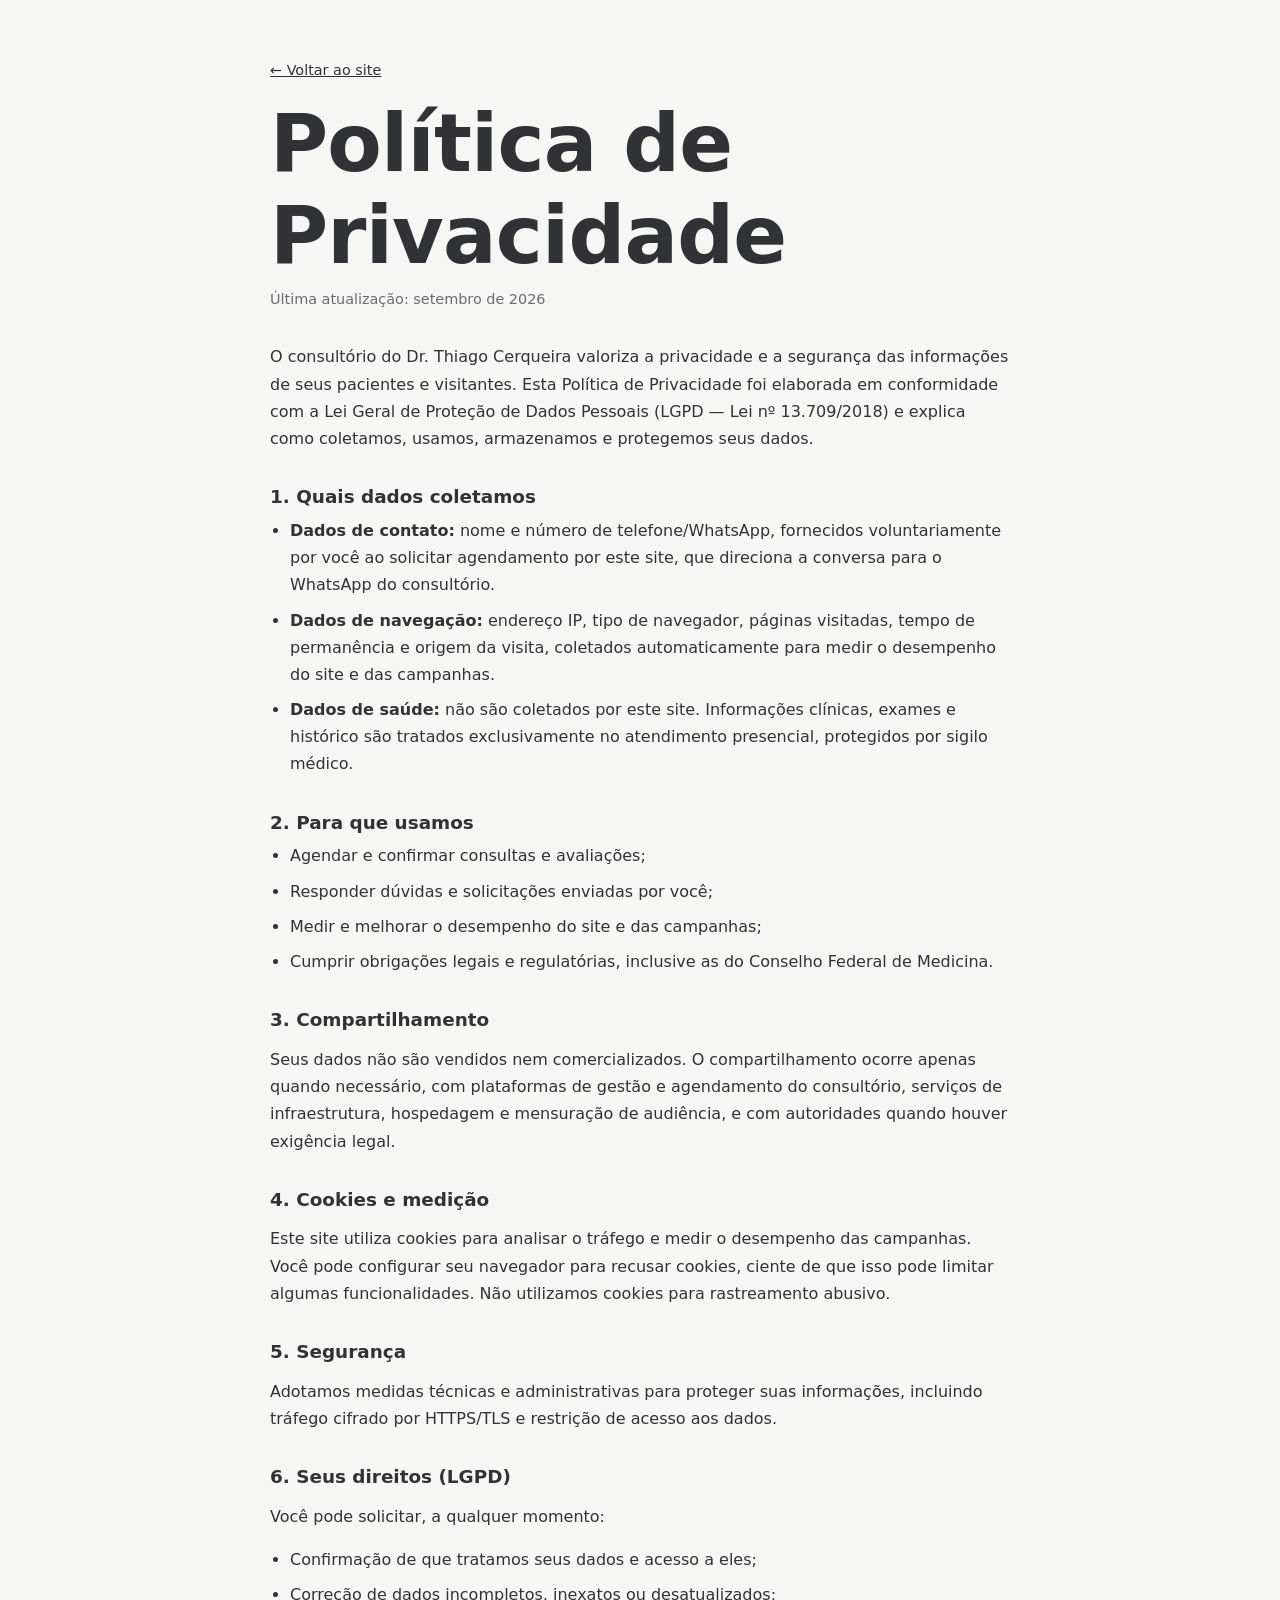
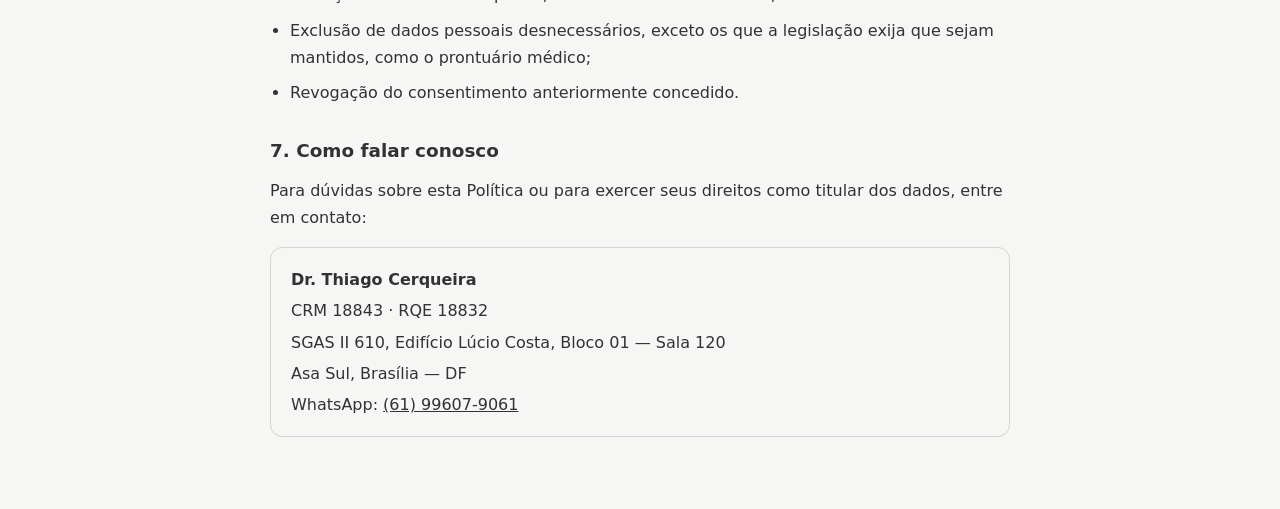
<file: politica-de-privacidade/index.html>
<!doctype html>
<html lang="pt-BR">
  <head>
    <script>window.dataLayer=window.dataLayer||[];function gtag(){dataLayer.push(arguments);}gtag('consent','default',{ad_storage:'granted',ad_user_data:'granted',ad_personalization:'granted',analytics_storage:'granted',functionality_storage:'granted',personalization_storage:'granted',security_storage:'granted'});gtag('set','url_passthrough',true);</script>
<script>(function(w,d,s,l,i){w[l]=w[l]||[];w[l].push({'gtm.start':
    new Date().getTime(),event:'gtm.js'});var f=d.getElementsByTagName(s)[0],
    j=d.createElement(s),dl=l!='dataLayer'?'&l='+l:'';j.async=true;j.src=
    'https://www.googletagmanager.com/gtm.js?id='+i+dl;f.parentNode.insertBefore(j,f);
    })(window,document,'script','dataLayer','GTM-NLWCWSRM');</script>
    <meta charset="utf-8">
    <meta name="viewport" content="width=device-width, initial-scale=1">
    <meta name="robots" content="index, follow">
    <title>Política de Privacidade | Dr. Thiago Cerqueira</title>
    <meta name="description" content="Política de Privacidade do consultório do Dr. Thiago Cerqueira, em conformidade com a LGPD (Lei nº 13.709/2018).">
    <link rel="canonical" href="https://www.drthiagotratamentodador.com.br/politica-de-privacidade/">
    <link rel="icon" href="../favicon.ico">
    <link rel="stylesheet" href="../styles.css?v=20260713-regioes-1">
    <style>
      .legal{max-width:780px;margin:0 auto;padding:56px 20px 72px;line-height:1.7}
      .legal a.voltar{display:inline-block;margin-bottom:16px;font-size:.9rem}
      .legal h1{margin:0 0 6px;line-height:1.15}
      .legal .atualizacao{margin:0 0 32px;opacity:.7;font-size:.9rem}
      .legal h2{margin:36px 0 10px;font-size:1.15rem}
      .legal ul{margin:10px 0 0;padding-left:20px}
      .legal li{margin-bottom:8px}
      .legal .contato{margin-top:14px;padding:18px 20px;border:1px solid rgba(0,0,0,.14);border-radius:12px}
      .legal .contato p{margin:0 0 4px}
      .legal .contato p:last-child{margin-bottom:0}
    </style>
  </head>
  <body>
    <noscript><iframe src="https://www.googletagmanager.com/ns.html?id=GTM-NLWCWSRM" height="0" width="0" style="display:none;visibility:hidden"></iframe></noscript>

    <main class="legal">
      <a class="voltar" href="/">← Voltar ao site</a>
      <h1>Política de Privacidade</h1>
      <p class="atualizacao">Última atualização: setembro de 2026</p>

      <p>O consultório do Dr. Thiago Cerqueira valoriza a privacidade e a segurança das informações de seus pacientes e visitantes. Esta Política de Privacidade foi elaborada em conformidade com a Lei Geral de Proteção de Dados Pessoais (LGPD — Lei nº 13.709/2018) e explica como coletamos, usamos, armazenamos e protegemos seus dados.</p>

      <h2>1. Quais dados coletamos</h2>
      <ul>
        <li><strong>Dados de contato:</strong> nome e número de telefone/WhatsApp, fornecidos voluntariamente por você ao solicitar agendamento por este site, que direciona a conversa para o WhatsApp do consultório.</li>
        <li><strong>Dados de navegação:</strong> endereço IP, tipo de navegador, páginas visitadas, tempo de permanência e origem da visita, coletados automaticamente para medir o desempenho do site e das campanhas.</li>
        <li><strong>Dados de saúde:</strong> não são coletados por este site. Informações clínicas, exames e histórico são tratados exclusivamente no atendimento presencial, protegidos por sigilo médico.</li>
      </ul>

      <h2>2. Para que usamos</h2>
      <ul>
        <li>Agendar e confirmar consultas e avaliações;</li>
        <li>Responder dúvidas e solicitações enviadas por você;</li>
        <li>Medir e melhorar o desempenho do site e das campanhas;</li>
        <li>Cumprir obrigações legais e regulatórias, inclusive as do Conselho Federal de Medicina.</li>
      </ul>

      <h2>3. Compartilhamento</h2>
      <p>Seus dados não são vendidos nem comercializados. O compartilhamento ocorre apenas quando necessário, com plataformas de gestão e agendamento do consultório, serviços de infraestrutura, hospedagem e mensuração de audiência, e com autoridades quando houver exigência legal.</p>

      <h2>4. Cookies e medição</h2>
      <p>Este site utiliza cookies para analisar o tráfego e medir o desempenho das campanhas. Você pode configurar seu navegador para recusar cookies, ciente de que isso pode limitar algumas funcionalidades. Não utilizamos cookies para rastreamento abusivo.</p>

      <h2>5. Segurança</h2>
      <p>Adotamos medidas técnicas e administrativas para proteger suas informações, incluindo tráfego cifrado por HTTPS/TLS e restrição de acesso aos dados.</p>

      <h2>6. Seus direitos (LGPD)</h2>
      <p>Você pode solicitar, a qualquer momento:</p>
      <ul>
        <li>Confirmação de que tratamos seus dados e acesso a eles;</li>
        <li>Correção de dados incompletos, inexatos ou desatualizados;</li>
        <li>Exclusão de dados pessoais desnecessários, exceto os que a legislação exija que sejam mantidos, como o prontuário médico;</li>
        <li>Revogação do consentimento anteriormente concedido.</li>
      </ul>

      <h2>7. Como falar conosco</h2>
      <p>Para dúvidas sobre esta Política ou para exercer seus direitos como titular dos dados, entre em contato:</p>
      <div class="contato">
        <p><strong>Dr. Thiago Cerqueira</strong></p>
        <p>CRM 18843 · RQE 18832</p>
        <p>SGAS II 610, Edifício Lúcio Costa, Bloco 01 — Sala 120</p>
        <p>Asa Sul, Brasília — DF</p>
        <p>WhatsApp: <a href="https://wa.me/5561996079061">(61) 99607-9061</a></p>
      </div>
    </main>
</body>
</html>
</file>
<file: styles.css>
:root {
  --ink: #303235;
  --muted: #666c6e;
  --line: #d8ddda;
  --paper: #f6f7f5;
  --white: #ffffff;
  --deep: #262f31;
  --teal: #53686a;
  --teal-soft: #e5e9e7;
  --gold: #8d9895;
  --clay: #798582;
  --icon-blue: #527d8f;
  --icon-green: #6e8f71;
  --icon-gold: #b4863f;
  --icon-rust: #b2694f;
  --accent: #d7a447;
  --accent-dark: #b77b24;
  --accent-soft: #f5e4bd;
  --shadow: 0 18px 45px rgba(48, 50, 53, 0.12);
  --radius: 8px;
  --container: min(1120px, calc(100vw - 40px));
}

* {
  box-sizing: border-box;
}

html {
  scroll-behavior: smooth;
}

body {
  margin: 0;
  font-family: Inter, ui-sans-serif, system-ui, -apple-system, BlinkMacSystemFont, "Segoe UI", sans-serif;
  color: var(--ink);
  background: var(--paper);
  line-height: 1.55;
  overflow-x: hidden;
}

img {
  display: block;
  max-width: 100%;
}

a {
  color: inherit;
}

.icon-sprite {
  position: absolute;
  width: 0;
  height: 0;
  overflow: hidden;
}

.container {
  width: var(--container);
  margin: 0 auto;
}

.site-header {
  position: sticky;
  top: 0;
  z-index: 20;
  display: flex;
  align-items: center;
  justify-content: space-between;
  gap: 24px;
  min-height: 78px;
  padding: 12px max(20px, calc((100vw - 1120px) / 2));
  background: rgba(246, 247, 245, 0.94);
  border-bottom: 1px solid rgba(216, 221, 218, 0.82);
  backdrop-filter: blur(16px);
}

.brand {
  display: inline-flex;
  align-items: center;
  text-decoration: none;
  min-width: 260px;
}

.brand img {
  width: 214px;
  height: auto;
}

.nav {
  display: flex;
  align-items: center;
  justify-content: center;
  gap: 26px;
  color: #3d4a4e;
  font-size: 0.93rem;
  font-weight: 760;
}

.nav a {
  text-decoration: none;
}

.nav a:hover {
  color: var(--teal);
}

.header-cta,
.btn {
  display: inline-flex;
  align-items: center;
  justify-content: center;
  gap: 9px;
  min-height: 46px;
  padding: 0 18px;
  border: 1px solid transparent;
  border-radius: var(--radius);
  font-weight: 750;
  text-decoration: none;
  white-space: nowrap;
}

.header-cta {
  color: var(--deep);
  background: var(--accent);
  font-weight: 820;
  box-shadow: 0 14px 30px rgba(183, 123, 36, 0.28);
}

.btn svg,
.header-cta svg {
  width: 18px;
  height: 18px;
  stroke-width: 2.2;
}

.btn-outline svg {
  color: currentColor;
}

.btn-primary {
  color: var(--deep);
  background: var(--accent);
  box-shadow: 0 14px 30px rgba(183, 123, 36, 0.28);
}

.btn-primary:hover,
.header-cta:hover {
  background: var(--accent-dark);
  color: var(--white);
}

.btn-ghost {
  color: var(--white);
  border-color: rgba(255, 255, 255, 0.32);
  background: rgba(255, 255, 255, 0.1);
}

.btn-convenios {
  color: var(--deep);
  border-color: rgba(215, 164, 71, 0.95);
  background: rgba(255, 255, 255, 0.96);
  box-shadow: 0 16px 34px rgba(0, 0, 0, 0.22), 0 0 0 3px rgba(215, 164, 71, 0.16);
}

.btn-convenios:hover {
  color: var(--deep);
  background: var(--accent);
}

.btn-outline {
  color: var(--deep);
  border-color: var(--line);
  background: var(--white);
}

.section {
  padding: 92px 0;
}

.section-dark {
  color: var(--white);
  background: var(--deep);
}

.hero {
  position: relative;
  min-height: 720px;
  display: grid;
  align-items: center;
  overflow: hidden;
}

.hero-media {
  position: absolute;
  inset: 0;
}

.hero-media::after {
  position: absolute;
  inset: 0;
  content: "";
  background:
    linear-gradient(90deg, rgba(38, 47, 49, 0.98) 0%, rgba(38, 47, 49, 0.88) 36%, rgba(38, 47, 49, 0.12) 66%, rgba(38, 47, 49, 0) 100%),
    linear-gradient(0deg, rgba(38, 47, 49, 0.34), rgba(38, 47, 49, 0));
}

.hero-media img {
  width: 100%;
  height: 100%;
  object-fit: cover;
  object-position: center right;
}

.hero-mobile-photo {
  display: none;
}

.hero-grid {
  position: relative;
  display: grid;
  grid-template-columns: minmax(0, 800px);
  gap: 54px;
  align-items: end;
  padding: 96px 0 70px;
}

.hero-copy,
.hero-panel,
.about-copy,
.treatment-note,
.treatment-list article,
.process-steps article {
  min-width: 0;
}

.eyebrow {
  margin: 0 0 14px;
  color: var(--gold);
  font-size: 0.78rem;
  font-weight: 800;
  letter-spacing: 0;
  line-height: 1.25;
  text-transform: uppercase;
  overflow-wrap: anywhere;
}

h1,
h2,
h3,
p {
  overflow-wrap: break-word;
}

h1 {
  max-width: 780px;
  margin: 0;
  font-size: clamp(3.1rem, 6.2vw, 6rem);
  line-height: 0.98;
  letter-spacing: -0.01em;
}

h2 {
  margin: 0;
  font-size: clamp(2rem, 3.8vw, 3.6rem);
  line-height: 1.02;
  letter-spacing: 0;
}

h3 {
  margin: 0 0 8px;
  font-size: 1.08rem;
  line-height: 1.25;
  letter-spacing: 0;
}

.hero-lead {
  max-width: 590px;
  margin: 28px 0 0;
  color: rgba(255, 255, 255, 0.82);
  font-size: 1.18rem;
}

.hero-actions,
.inline-actions {
  display: flex;
  flex-wrap: wrap;
  gap: 12px;
  margin-top: 32px;
}

.microcopy {
  margin: 16px 0 0;
  color: rgba(255, 255, 255, 0.66);
  font-size: 0.92rem;
}

.hero-panel {
  position: relative;
  padding: 22px;
  border: 1px solid rgba(255, 255, 255, 0.18);
  border-radius: var(--radius);
  background: rgba(32, 39, 41, 0.76);
  box-shadow: 0 28px 70px rgba(0, 0, 0, 0.22);
  backdrop-filter: blur(12px);
}

.hero-panel::after {
  position: absolute;
  inset: 14px;
  content: "";
  border: 1px solid rgba(197,154,74,.24);
  border-radius: var(--radius);
  pointer-events: none;
}

.credential {
  display: grid;
  grid-template-columns: 84px 1fr;
  gap: 16px;
  align-items: center;
  padding-bottom: 20px;
  border-bottom: 1px solid rgba(255, 255, 255, 0.18);
}

.credential span {
  display: grid;
  height: 84px;
  place-items: center;
  border-radius: var(--radius);
  color: var(--deep);
  background: var(--gold);
  font-size: 2.2rem;
  font-weight: 900;
}

.credential p {
  margin: 0;
  color: rgba(255, 255, 255, 0.82);
}

.hero-list,
.location-list {
  display: grid;
  gap: 14px;
  padding: 0;
  margin: 20px 0 0;
  list-style: none;
}

.hero-list li,
.location-list li {
  display: grid;
  grid-template-columns: 34px 1fr;
  gap: 10px;
  align-items: start;
}

.hero-list svg,
.location-list svg {
  width: 20px;
  height: 20px;
  color: var(--teal);
  stroke-width: 2.2;
}

.quick-proof {
  position: relative;
  z-index: 2;
  margin-top: -42px;
}

.proof-grid {
  display: grid;
  grid-template-columns: 1fr;
  gap: 0;
  overflow: hidden;
  border: 1px solid var(--line);
  border-radius: var(--radius);
  background: var(--white);
  box-shadow: var(--shadow);
}

.proof-grid article {
  display: grid;
  grid-template-columns: 56px minmax(180px, .45fr) 1fr;
  gap: 20px;
  align-items: center;
  min-height: auto;
  padding: 22px 28px;
  border-bottom: 1px solid var(--line);
  background: var(--white);
}

.proof-grid article:last-child {
  border-bottom: 0;
}

.proof-grid svg,
.about-alert svg {
  width: 36px;
  height: 36px;
  color: var(--teal);
  stroke-width: 2;
}

.treatment-list svg,
.concern-grid svg,
.concern-grid .custom-icon {
  width: 32px;
  height: 32px;
  padding: 7px;
  border-radius: 9px;
  color: var(--white);
  fill: rgba(255, 255, 255, 0.22);
  stroke-width: 2.35;
  background: linear-gradient(135deg, var(--teal), #7e9a9d);
  box-shadow: inset 0 -8px 18px rgba(0, 0, 0, 0.12), 0 8px 18px rgba(48, 50, 53, 0.1);
}

.treatment-list article:nth-child(1) svg,
.concern-grid span:nth-child(1) svg {
  background: linear-gradient(135deg, var(--icon-blue), #86b8c8);
}

.treatment-list article:nth-child(2) svg,
.concern-grid span:nth-child(2) svg {
  background: linear-gradient(135deg, var(--icon-green), #a1b879);
}

.treatment-list article:nth-child(3) svg,
.concern-grid span:nth-child(3) svg {
  background: linear-gradient(135deg, var(--icon-gold), #d9b36a);
}

.treatment-list article:nth-child(4) svg,
.concern-grid span:nth-child(4) svg {
  background: linear-gradient(135deg, var(--icon-rust), #d99076);
}

.proof-grid h2 {
  margin: 0;
  font-size: 1.15rem;
  line-height: 1.22;
}

.proof-grid p {
  margin: 0;
}

.proof-grid p,
.section-copy p,
.section-heading p,
.treatment-list p,
.treatment-note p,
.process-steps p,
.about-copy p,
.faq-list p,
.final-cta p,
.site-footer p,
.location-list {
  color: var(--muted);
}

.two-column,
.faq-grid,
.location-grid,
.final-grid {
  display: grid;
  grid-template-columns: 0.9fr 1.1fr;
  gap: 56px;
  align-items: start;
}

.problem .two-column {
  grid-template-columns: 1fr;
  gap: 28px;
  max-width: 920px;
}

.problem h2 {
  max-width: 780px;
}

.problem .section-copy {
  max-width: 760px;
}

.section-copy p:first-child {
  margin-top: 0;
}

.section-cta {
  display: flex;
  justify-content: center;
  margin-top: 34px;
}

.convenios-section {
  background:
    radial-gradient(circle at top right, rgba(215, 164, 71, 0.16), transparent 34%),
    #edf1ef;
}

.convenios-heading {
  max-width: 820px;
}

.convenios-heading p:last-child {
  margin: 18px 0 0;
  color: var(--muted);
  font-size: 1.04rem;
}

.convenios-card {
  margin-top: 34px;
  padding: 30px;
  border: 1px solid rgba(255, 255, 255, 0.12);
  border-radius: var(--radius);
  color: var(--white);
  background:
    linear-gradient(135deg, rgba(83, 104, 106, 0.22), rgba(32, 39, 41, 0)),
    #202729;
  box-shadow: var(--shadow);
}

.convenios-card-intro {
  display: grid;
  grid-template-columns: 58px 1fr;
  gap: 18px;
  align-items: center;
}

.convenios-card-intro h3 {
  margin-bottom: 4px;
  font-size: 1.35rem;
}

.convenios-card-intro p {
  margin: 0;
  color: rgba(255, 255, 255, 0.68);
}

.convenios-icon {
  display: grid;
  width: 58px;
  height: 58px;
  place-items: center;
  border-radius: 50%;
  color: var(--deep);
  background: var(--accent);
  box-shadow: 0 14px 26px rgba(183, 123, 36, 0.24);
}

.convenios-icon svg {
  width: 28px;
  height: 28px;
  stroke-width: 2.2;
}

.convenios-list {
  display: grid;
  grid-template-columns: repeat(auto-fit, minmax(190px, 1fr));
  gap: 10px;
  margin-top: 26px;
}

.convenio-item {
  display: inline-flex;
  min-height: 44px;
  align-items: center;
  justify-content: center;
  padding: 10px 14px;
  border: 1px solid rgba(255, 255, 255, 0.14);
  border-radius: 999px;
  background: rgba(255, 255, 255, 0.1);
  color: rgba(255, 255, 255, 0.92);
  font-size: 0.9rem;
  font-weight: 760;
  line-height: 1.2;
  text-align: center;
}

.convenios-toggle {
  display: none;
  width: 100%;
  margin-top: 16px;
  color: var(--deep);
  background: var(--accent);
  box-shadow: 0 14px 30px rgba(183, 123, 36, 0.24);
  cursor: pointer;
}

.convenios-toggle:hover {
  color: var(--white);
  background: var(--accent-dark);
}

.convenios-toggle svg {
  width: 18px;
  height: 18px;
  transition: transform 0.2s ease;
}

.convenios-toggle[aria-expanded="true"] svg {
  transform: rotate(180deg);
}

.concern-grid {
  display: grid;
  grid-template-columns: repeat(4, 1fr);
  gap: 14px;
  margin-top: 38px;
}

.concern-grid span {
  display: flex;
  align-items: center;
  gap: 12px;
  min-height: 72px;
  padding: 16px;
  border: 1px solid var(--line);
  border-radius: var(--radius);
  background: var(--white);
  font-weight: 740;
}

.concern-grid svg,
.concern-grid .custom-icon {
  flex: 0 0 auto;
}

.treatment-section {
  background: var(--white);
}

.section-heading {
  max-width: 760px;
  margin-bottom: 42px;
  text-align: center;
}

.section-heading p:not(.eyebrow) {
  max-width: 62ch;
  margin: 18px auto 0;
  font-size: 1.05rem;
}

.treatment-layout {
  display: grid;
  grid-template-columns: 1fr 0.78fr;
  gap: 28px;
  align-items: stretch;
}

.treatment-list {
  display: grid;
  gap: 12px;
}

.treatment-list article {
  display: grid;
  grid-template-columns: 46px 1fr;
  gap: 16px;
  min-height: 128px;
  padding: 22px;
  border: 1px solid var(--line);
  border-radius: var(--radius);
  background: #fbfdfc;
}

.treatment-note {
  position: relative;
  display: flex;
  flex-direction: column;
  justify-content: flex-end;
  min-height: 100%;
  padding: 32px;
  border-radius: var(--radius);
  color: var(--white);
  background:
    linear-gradient(180deg, rgba(38, 47, 49, 0.16), rgba(38, 47, 49, 0.92)),
    linear-gradient(90deg, rgba(38, 47, 49, 0.9), rgba(38, 47, 49, 0.26)),
    url("assets/tratamento-dor-card-bg.avif") center / cover no-repeat,
    var(--deep);
  overflow: hidden;
}

.treatment-note h3 {
  position: relative;
  font-size: 2rem;
  line-height: 1.08;
}

.treatment-note p {
  position: relative;
  color: rgba(255, 255, 255, 0.76);
}

.note-cta {
  position: relative;
  align-self: flex-start;
  margin-top: 22px;
}

.process {
  background: #ecefed;
}

.process-steps {
  display: grid;
  grid-template-columns: repeat(2, 1fr);
  gap: 16px;
}

.process-steps article {
  position: relative;
  min-height: 260px;
  padding: 24px;
  border: 1px solid rgba(83, 104, 106, 0.16);
  border-radius: var(--radius);
  background: var(--white);
}

.process-steps span {
  position: absolute;
  top: 20px;
  right: 22px;
  color: rgba(83, 104, 106, 0.18);
  font-size: 2.7rem;
  font-weight: 900;
  line-height: 1;
}

.process-steps svg {
  margin-top: 24px;
  margin-bottom: 16px;
}

.process-steps .process-icon {
  width: 96px;
  height: 96px;
  padding: 0;
  border-radius: 0;
  color: inherit;
  background: transparent;
  fill: initial;
  box-shadow: none;
  stroke-width: initial;
}

.process-steps h3 {
  margin-bottom: 12px;
  font-size: 1.55rem;
  line-height: 1.18;
}

.about-grid {
  display: grid;
  grid-template-columns: 420px 1fr;
  gap: 64px;
  align-items: center;
}

.doctor-photo {
  display: flex;
  flex-direction: column;
  justify-content: end;
  min-height: 520px;
  padding: 30px;
  border-radius: var(--radius);
  color: var(--white);
  background:
    linear-gradient(180deg, rgba(83, 104, 106, 0.02), rgba(38, 47, 49, 0.86)),
    url("assets/dr-thiago-sobre.avif") center / cover no-repeat;
  box-shadow: var(--shadow);
}

.doctor-photo span {
  color: var(--gold);
  font-size: 1rem;
  font-weight: 800;
}

.doctor-photo strong {
  max-width: 280px;
  font-size: 2.4rem;
  line-height: 1;
}

.about-copy p {
  font-size: 1.06rem;
}

.about-alert {
  display: inline-grid;
  grid-template-columns: 28px 1fr;
  gap: 12px;
  align-items: center;
  margin-top: 20px;
  padding: 14px 16px;
  border: 1px solid rgba(141, 152, 149, 0.38);
  border-radius: var(--radius);
  background: #f2f4f2;
  color: #4f5554;
}

.location {
  background: var(--white);
}

.location-grid {
  align-items: center;
}

.map-preview {
  position: relative;
  min-height: 400px;
  overflow: hidden;
  border: 1px solid var(--line);
  border-radius: var(--radius);
  background: #f4f7f5;
  box-shadow: var(--shadow);
}

.map-preview iframe {
  display: block;
  width: 100%;
  height: 100%;
  min-height: 400px;
  border: 0;
}

.map-chip {
  position: absolute;
  bottom: 18px;
  left: 18px;
  display: grid;
  gap: 2px;
  padding: 12px 16px;
  border: 1px solid var(--line);
  border-radius: var(--radius);
  background: rgba(255, 255, 255, 0.96);
  backdrop-filter: blur(6px);
  box-shadow: 0 10px 24px rgba(48, 50, 53, 0.18);
  pointer-events: none;
}

.map-chip strong {
  font-size: 1.05rem;
  color: var(--ink);
}

.map-chip small {
  color: var(--muted);
  font-size: 0.85rem;
}

.testimonials {
  background: #ecefed;
}

.testimonial-heading-copy {
  max-width: none !important;
  white-space: nowrap;
}

.testimonial-carousel {
  position: relative;
  display: grid;
  grid-template-columns: 54px minmax(0, 1fr) 54px;
  gap: 18px;
  align-items: center;
}

.testimonial-track {
  position: relative;
}

.testimonial-card {
  position: relative;
  display: none;
  flex-direction: column;
  justify-content: center;
  min-height: 300px;
  padding: 34px 40px;
  border: 1px solid rgba(83, 104, 106, 0.16);
  border-radius: var(--radius);
  background:
    linear-gradient(135deg, rgba(255, 255, 255, 0.98), rgba(246, 247, 245, 0.96));
  box-shadow: var(--shadow);
  opacity: 0;
  pointer-events: none;
  transform: translateX(16px);
  transition: opacity 0.22s ease, transform 0.22s ease;
}

.testimonial-card.is-active {
  display: flex;
  opacity: 1;
  pointer-events: auto;
  transform: translateX(0);
}

.testimonial-card blockquote {
  margin: 0 0 20px;
  color: var(--ink);
  font-size: clamp(1.05rem, 1.45vw, 1.45rem);
  font-weight: 820;
  line-height: 1.26;
}

.testimonial-card-long blockquote {
  font-size: clamp(0.98rem, 1.05vw, 1.08rem) !important;
  line-height: 1.46 !important;
  font-weight: 760 !important;
}

.testimonial-card p {
  margin: 0;
  font-weight: 820;
}

.testimonial-card span {
  display: block;
  margin-top: 4px;
  color: var(--muted);
  font-size: 0.92rem;
}

.carousel-btn {
  display: grid;
  width: 54px;
  height: 54px;
  place-items: center;
  border: 1px solid rgba(83, 104, 106, 0.18);
  border-radius: 50%;
  color: var(--teal);
  background: var(--white);
  box-shadow: 0 12px 30px rgba(48, 50, 53, 0.12);
  cursor: pointer;
}

.carousel-btn svg {
  width: 24px;
  height: 24px;
  stroke-width: 2.6;
}

.carousel-btn:hover {
  color: var(--white);
  background: var(--teal);
}

.carousel-dots {
  grid-column: 2;
  display: flex;
  justify-content: center;
  gap: 8px;
  margin-top: 8px;
}

.carousel-dots button {
  width: 10px;
  height: 10px;
  padding: 0;
  border: 0;
  border-radius: 50%;
  background: rgba(83, 104, 106, 0.28);
  cursor: pointer;
}

.carousel-dots button.is-active {
  width: 28px;
  border-radius: 999px;
  background: var(--teal);
}

.faq-list {
  display: grid;
  gap: 10px;
}

.faq-list details {
  border: 1px solid var(--line);
  border-radius: var(--radius);
  background: var(--white);
}

.faq-list summary {
  position: relative;
  cursor: pointer;
  padding: 20px 52px 20px 20px;
  font-weight: 780;
  list-style: none;
}

.faq-list summary::-webkit-details-marker {
  display: none;
}

.faq-list summary::after {
  position: absolute;
  top: 50%;
  right: 20px;
  width: 22px;
  height: 22px;
  content: "";
  background:
    linear-gradient(currentColor, currentColor) center/12px 2px no-repeat,
    linear-gradient(currentColor, currentColor) center/2px 12px no-repeat;
  color: var(--teal);
  border-radius: 50%;
  transform: translateY(-50%);
  transition: transform 0.2s ease;
}

.faq-list details[open] summary::after {
  background:
    linear-gradient(currentColor, currentColor) center/12px 2px no-repeat;
  transform: translateY(-50%) rotate(180deg);
}

.faq-list p {
  margin: 0;
  padding: 0 20px 20px;
}

.final-cta {
  position: relative;
  padding: 72px 0;
  overflow: hidden;
  background:
    linear-gradient(90deg, rgba(32, 39, 41, 0.96) 0%, rgba(32, 39, 41, 0.86) 48%, rgba(32, 39, 41, 0.42) 100%),
    url("assets/dr-thiago-apoio.avif") center right / cover no-repeat;
}

.final-cta::before {
  position: absolute;
  inset: 0;
  content: "";
  background: linear-gradient(0deg, rgba(32, 39, 41, 0.18), rgba(32, 39, 41, 0));
  pointer-events: none;
}

.final-grid {
  position: relative;
  grid-template-columns: minmax(0, 1fr) minmax(310px, 430px);
  align-items: center;
}

.final-grid-single {
  max-width: 860px;
  grid-template-columns: minmax(0, 1fr);
  text-align: left;
}

.final-cta h2 {
  max-width: 780px;
}

.final-cta p {
  color: rgba(255, 255, 255, 0.75);
}

.final-copy-action {
  margin-top: 24px;
}

.lead-form {
  display: grid;
  gap: 14px;
  padding: 24px;
  border: 1px solid rgba(204, 163, 75, 0.48);
  border-radius: var(--radius);
  background:
    linear-gradient(145deg, rgba(255, 255, 255, 0.98), rgba(247, 244, 235, 0.96));
  box-shadow: 0 28px 70px rgba(0, 0, 0, 0.34), 0 0 0 6px rgba(204, 163, 75, 0.14);
  color: var(--ink);
}

.form-heading {
  display: grid;
  gap: 6px;
  padding-bottom: 6px;
}

.form-heading strong {
  color: var(--deep);
  font-size: clamp(1.18rem, 2vw, 1.55rem);
  line-height: 1.08;
}

.form-heading span {
  color: var(--muted);
  font-size: 0.94rem;
  line-height: 1.45;
}

.lead-form label {
  display: grid;
  gap: 7px;
  color: var(--deep);
  font-size: .74rem;
  font-weight: 900;
  letter-spacing: .06em;
  text-transform: uppercase;
}

.lead-form input {
  width: 100%;
  min-height: 48px;
  padding: 0 14px;
  border: 1px solid rgba(83, 104, 106, 0.2);
  border-radius: var(--radius);
  outline: 0;
  color: var(--ink);
  background: var(--white);
  font: inherit;
}

.lead-form input::placeholder {
  color: rgba(48, 50, 53, 0.42);
}

.lead-form input:focus {
  border-color: var(--gold);
  box-shadow: 0 0 0 3px rgba(204, 163, 75, 0.22);
}

.lead-form .btn {
  width: 100%;
  min-height: 54px;
  color: var(--deep);
  background: var(--accent);
  box-shadow: 0 16px 30px rgba(183, 123, 36, 0.25);
}

.lead-form .btn:hover {
  color: var(--white);
  background: var(--accent-dark);
}

.regional-hero {
  position: relative;
  min-height: 680px;
  overflow: hidden;
}

.region-hero-grid {
  position: relative;
  z-index: 1;
  display: grid;
  grid-template-columns: minmax(0, 1fr) minmax(280px, 380px);
  gap: 42px;
  align-items: end;
  min-height: 680px;
  padding: 96px 0 86px;
}

.region-hero-card {
  display: grid;
  gap: 14px;
  padding: 26px;
  border: 1px solid rgba(255, 255, 255, 0.18);
  border-radius: var(--radius);
  background: rgba(255, 255, 255, 0.11);
  box-shadow: 0 26px 70px rgba(0, 0, 0, 0.28);
  backdrop-filter: blur(16px);
}

.region-hero-card svg {
  width: 34px;
  height: 34px;
  color: var(--accent);
  stroke-width: 2.3;
}

.region-hero-card strong {
  color: var(--white);
  font-size: clamp(1.25rem, 2vw, 1.7rem);
  line-height: 1.1;
}

.region-hero-card span {
  color: rgba(255, 255, 255, 0.74);
  line-height: 1.58;
}

.regional-section {
  position: relative;
}

.regional-muted {
  background:
    radial-gradient(circle at top right, rgba(215, 164, 71, 0.12), transparent 34%),
    #edf1ef;
}

.regional-card-grid,
.regional-care-grid {
  display: grid;
  gap: 16px;
  margin-top: 34px;
}

.regional-card-grid {
  grid-template-columns: repeat(3, 1fr);
}

.regional-card-grid-compact {
  margin-top: 30px;
}

.regional-care-grid {
  grid-template-columns: repeat(4, 1fr);
}

.regional-card-grid article,
.regional-care-grid article {
  display: grid;
  align-content: start;
  gap: 13px;
  min-height: 220px;
  padding: 24px;
  border: 1px solid rgba(83, 104, 106, 0.13);
  border-radius: var(--radius);
  background: rgba(255, 255, 255, 0.88);
  box-shadow: 0 14px 34px rgba(48, 50, 53, 0.08);
}

.regional-card-grid article svg,
.regional-care-grid article svg {
  width: 30px;
  height: 30px;
  color: var(--teal);
  stroke-width: 2.2;
}

.regional-card-grid article .topic-icon,
.regional-care-grid article .topic-icon {
  display: block;
  width: 32px;
  height: 32px;
  object-fit: contain;
}

.regional-card-grid h3,
.regional-care-grid h3 {
  margin: 0;
  color: var(--deep);
  font-size: 1.05rem;
}

.regional-card-grid p,
.regional-care-grid p {
  margin: 0;
  color: var(--muted);
  font-size: 0.96rem;
  line-height: 1.56;
}

.regional-note {
  margin-top: 34px;
}

.regional-credential {
  display: inline-flex;
  align-items: center;
  gap: 10px;
  max-width: 100%;
  margin-top: 18px;
  padding: 10px 14px;
  border: 1px solid rgba(83, 104, 106, 0.14);
  border-radius: 999px;
  background: #f4f7f5;
  color: var(--deep);
  font-weight: 800;
}

.regional-credential span {
  display: inline-grid;
  flex: 0 0 auto;
  width: 26px;
  height: 26px;
  place-items: center;
  border-radius: 50%;
  color: var(--teal);
  background: rgba(82, 125, 143, 0.12);
}

.regional-credential svg {
  width: 16px;
  height: 16px;
  stroke-width: 2.4;
}

.regional-credential p {
  margin: 0;
  color: var(--deep);
  font-size: 0.92rem;
  letter-spacing: 0.01em;
}

.lead-modal[hidden] {
  display: none;
}

.lead-modal {
  position: fixed;
  inset: 0;
  z-index: 100;
  display: grid;
  place-items: center;
  padding: 24px;
}

.lead-modal-backdrop {
  position: absolute;
  inset: 0;
  background: rgba(17, 24, 26, 0.72);
  backdrop-filter: blur(8px);
}

.lead-modal-dialog {
  position: relative;
  width: min(100%, 460px);
  max-height: calc(100vh - 48px);
  overflow: auto;
}

.lead-modal-dialog .lead-form {
  width: 100%;
}

.lead-modal-dialog .form-heading {
  padding-right: 44px;
}

.modal-close {
  position: absolute;
  top: 14px;
  right: 14px;
  z-index: 2;
  display: grid;
  width: 38px;
  height: 38px;
  place-items: center;
  border: 1px solid rgba(83, 104, 106, 0.18);
  border-radius: 50%;
  color: var(--deep);
  background: rgba(255, 255, 255, 0.9);
  cursor: pointer;
}

.modal-close svg {
  width: 18px;
  height: 18px;
}

.modal-close:hover {
  color: var(--white);
  background: var(--teal);
}

body.modal-open {
  overflow: hidden;
}

.site-footer {
  padding: 28px 0;
  background: #202729;
}

.footer-grid {
  display: flex;
  align-items: center;
  justify-content: space-between;
  gap: 24px;
}

.footer-logo {
  width: 220px;
  height: auto;
}

.site-footer p {
  margin: 0;
  color: rgba(255, 255, 255, 0.68);
  font-size: 0.88rem;
}

@media (max-width: 980px) {
  .nav {
    display: none;
  }

  .hero {
    min-height: auto;
  }

  .hero-grid,
  .region-hero-grid,
  .two-column,
  .faq-grid,
  .location-grid,
  .testimonials-grid,
  .final-grid,
  .treatment-layout,
  .about-grid {
    grid-template-columns: 1fr;
  }

  .concern-grid,
  .regional-card-grid,
  .regional-care-grid,
  .process-steps {
    grid-template-columns: repeat(2, 1fr);
  }

  .region-hero-grid {
    min-height: auto;
    padding: 88px 0 64px;
  }

  .region-hero-card {
    max-width: 520px;
  }

  .proof-grid article {
    grid-template-columns: 42px 1fr;
  }

  .proof-grid article p {
    grid-column: 2;
  }

  .hero-panel {
    max-width: 520px;
  }

  .about-grid {
    gap: 28px;
  }
}

@media (max-width: 680px) {
  :root {
    --container: calc(100vw - 28px);
  }

  .container {
    width: calc(100vw - 28px);
    max-width: calc(100vw - 28px);
  }

  .site-header {
    min-height: 64px;
    gap: 10px;
    padding: 10px 14px;
  }

  .brand {
    min-width: 0;
  }

  .brand img {
    width: clamp(138px, 44vw, 176px);
  }

  .header-cta {
    position: static;
    flex-shrink: 0;
    width: auto;
    min-height: 42px;
    padding: 0 13px;
    border-radius: 8px;
    font-size: 0.86rem;
    box-shadow: 0 12px 24px rgba(37, 52, 54, 0.2);
  }

  .header-cta svg {
    width: 17px;
    height: 17px;
  }

  .section {
    padding: 68px 0;
  }

  .eyebrow {
    max-width: 36ch;
    font-size: 0.68rem;
  }

  .hero-grid {
    grid-template-columns: 1fr;
    gap: 28px;
    padding: 78px 0 56px;
    overflow: hidden;
  }

  .regional-hero {
    min-height: auto;
  }

  .region-hero-grid {
    grid-template-columns: 1fr;
    gap: 24px;
    padding: 72px 0 54px;
    overflow: hidden;
  }

  .region-hero-card {
    width: 100%;
    max-width: calc(100vw - 28px);
    padding: 20px;
  }

  .hero-copy,
  .hero-panel,
  .hero-lead,
  .microcopy,
  .hero-actions,
  .credential,
  .hero-list {
    width: 100%;
    max-width: calc(100vw - 28px);
  }

  .hero-media::after {
    background:
      linear-gradient(180deg, rgba(38, 47, 49, 0.98) 0%, rgba(38, 47, 49, 0.9) 62%, rgba(38, 47, 49, 0.82) 100%),
      linear-gradient(90deg, rgba(38, 47, 49, 0.96), rgba(38, 47, 49, 0.5));
  }

  .hero-media img {
    object-position: 78% top;
  }

  .hero-mobile-photo {
    display: block;
    width: 100%;
    max-width: calc(100vw - 28px);
    height: 260px;
    margin: 18px 0 28px;
    border: 1px solid rgba(205, 160, 75, 0.24);
    border-radius: 8px;
    overflow: hidden;
    background: var(--deep);
    box-shadow: 0 18px 50px rgba(0, 0, 0, 0.28);
  }

  .hero-mobile-photo img {
    width: 100%;
    height: 100%;
    object-fit: cover;
    object-position: right center;
  }

  h1 {
    max-width: 100%;
    min-width: 0;
    font-size: clamp(1.75rem, 6vw, 2.4rem);
    line-height: 1.1;
    letter-spacing: 0;
    word-break: normal;
    overflow-wrap: break-word;
    hyphens: manual;
    -webkit-hyphens: manual;
  }

  h2 {
    font-size: 2rem;
  }

  .hero-lead {
    max-width: 100%;
    font-size: 1.03rem;
  }

  .hero-lead,
  .microcopy {
    max-width: 32ch;
  }

  .credential p {
    max-width: 20ch;
  }

  .hero-panel {
    width: 100%;
  }

  .credential {
    grid-template-columns: 70px minmax(0, 1fr);
  }

  .btn {
    width: min(100%, calc(100vw - 28px));
    min-height: 50px;
    white-space: normal;
    text-align: center;
  }

  .section-cta,
  .inline-actions {
    align-items: stretch;
    width: 100%;
  }

  .section-cta .btn,
  .inline-actions .btn,
  .note-cta {
    width: 100%;
  }

  .convenios-card {
    padding: 20px;
  }

  .convenios-card-intro {
    grid-template-columns: 48px 1fr;
    gap: 14px;
  }

  .convenios-icon {
    width: 48px;
    height: 48px;
  }

  .convenios-icon svg {
    width: 24px;
    height: 24px;
  }

  .convenios-list {
    grid-template-columns: 1fr;
  }

  .convenios-list:not(.is-expanded) .convenio-item:nth-child(n+11) {
    display: none;
  }

  .convenios-toggle {
    display: inline-flex;
  }

  .quick-proof {
    margin-top: 0;
    padding-top: 14px;
  }

  .proof-grid,
  .concern-grid,
  .regional-card-grid,
  .regional-care-grid,
  .process-steps {
    grid-template-columns: 1fr;
  }

  .regional-card-grid,
  .regional-care-grid {
    margin-top: 24px;
  }

  .regional-card-grid article,
  .regional-care-grid article {
    min-height: auto;
    padding: 20px;
  }

  .proof-grid article,
  .proof-grid article p {
    grid-template-columns: 1fr;
    grid-column: auto;
  }

  .proof-grid article,
  .process-steps article {
    min-height: auto;
  }

  .credential {
    grid-template-columns: 70px 1fr;
  }

  .credential span {
    width: 70px;
    height: 70px;
    font-size: 1.8rem;
  }

  .treatment-note h3,
  .doctor-photo strong {
    font-size: 1.75rem;
  }

  .doctor-photo {
    min-height: 360px;
  }

  .map-preview {
    min-height: 300px;
  }

  .footer-grid {
    display: grid;
  }

  .footer-logo {
    width: 190px;
  }

  .final-cta {
    padding: 64px 0;
    background:
      linear-gradient(180deg, rgba(32, 39, 41, 0.94) 0%, rgba(32, 39, 41, 0.86) 62%, rgba(32, 39, 41, 0.72) 100%),
      url("assets/dr-thiago-apoio.avif") center top / cover no-repeat;
  }

  .final-grid {
    gap: 28px;
  }

  .lead-form {
    width: 100%;
    padding: 16px;
  }

  .lead-form .btn {
    width: 100%;
    min-height: 54px;
  }

  .lead-modal {
    align-items: end;
    padding: 12px;
  }

  .lead-modal-dialog {
    width: 100%;
    max-height: calc(100vh - 24px);
  }

  .lead-modal-dialog .lead-form {
    padding: 22px 16px 16px;
  }

  .testimonial-carousel {
    grid-template-columns: 1fr 1fr;
    gap: 12px;
  }

  .testimonial-heading-copy {
    white-space: normal;
  }

  .testimonial-track {
    grid-column: 1 / -1;
  }

  .testimonial-card {
    min-height: 400px;
    padding: 24px;
  }

  .testimonial-card blockquote {
    font-size: 1.05rem;
    line-height: 1.34;
  }

  .testimonial-card-long blockquote {
    font-size: 0.9rem;
    line-height: 1.42;
  }

  .carousel-prev {
    justify-self: end;
  }

  .carousel-next {
    justify-self: start;
  }

  .carousel-dots {
    grid-column: 1 / -1;
  }
}
</file>
